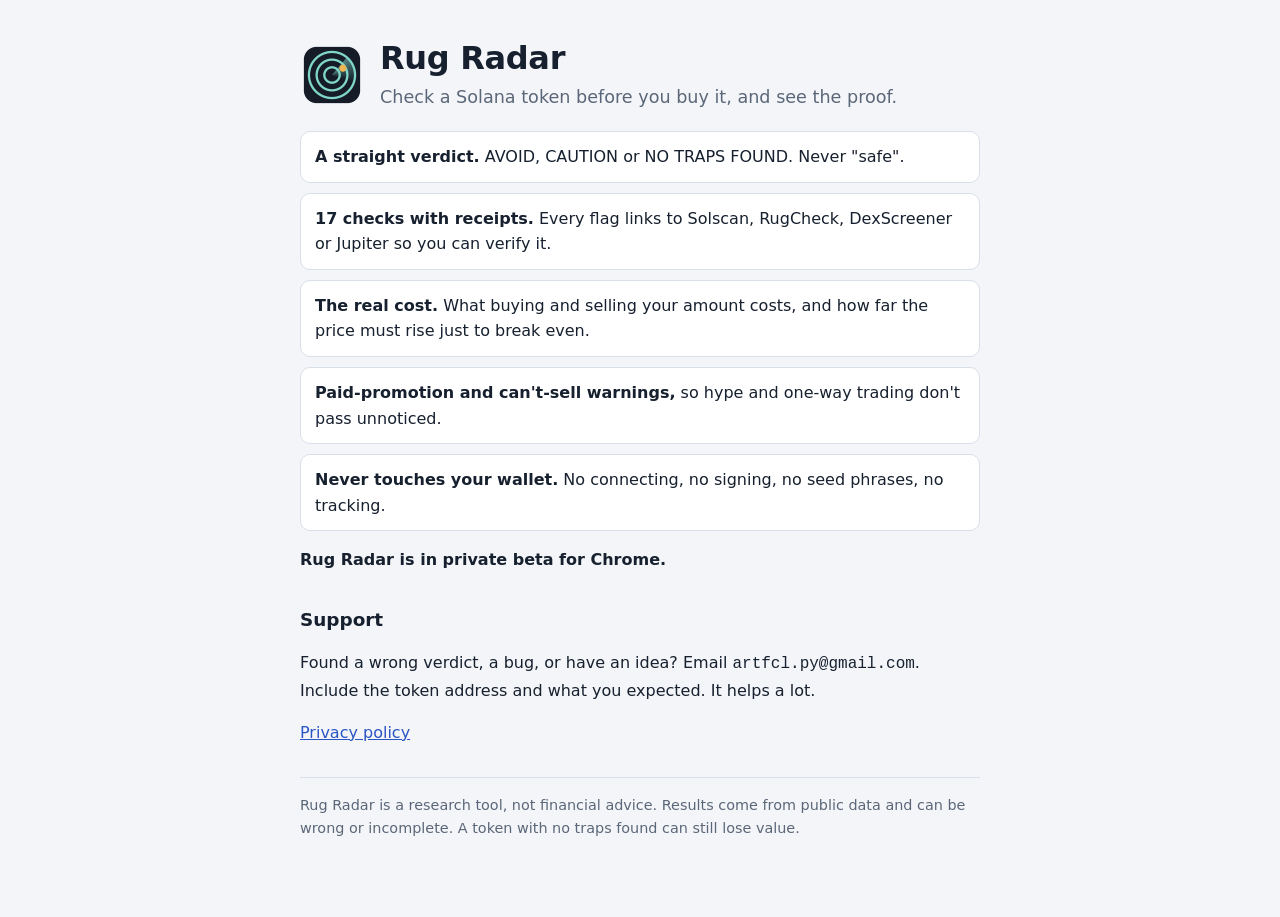
<file: index.html>
<!doctype html>
<html lang="en">
<head>
<meta charset="utf-8">
<meta name="viewport" content="width=device-width, initial-scale=1">
<title>Rug Radar</title>
<meta name="description" content="Check a Solana token before you buy: traps with proof, the real cost in and out, and paid promotion. Never touches your wallet.">
<link rel="icon" href="icon128.png">
<link rel="stylesheet" href="style.css">
</head>
<body>
<main class="doc">
  <div class="hero">
    <img src="icon128.png" alt="" width="64" height="64">
    <div>
      <h1>Rug Radar</h1>
      <p class="lede">Check a Solana token before you buy it, and see the proof.</p>
    </div>
  </div>

  <ul class="points">
    <li><strong>A straight verdict.</strong> AVOID, CAUTION or NO TRAPS FOUND. Never "safe".</li>
    <li><strong>17 checks with receipts.</strong> Every flag links to Solscan, RugCheck, DexScreener or Jupiter so you can verify it.</li>
    <li><strong>The real cost.</strong> What buying and selling your amount costs, and how far the price must rise just to break even.</li>
    <li><strong>Paid-promotion and can't-sell warnings,</strong> so hype and one-way trading don't pass unnoticed.</li>
    <li><strong>Never touches your wallet.</strong> No connecting, no signing, no seed phrases, no tracking.</li>
  </ul>

  <p class="status">Rug Radar is in private beta for Chrome.</p>

  <h2 id="support">Support</h2>
  <p>Found a wrong verdict, a bug, or have an idea? Email <span class="email">artfcl.py@gmail.com</span>. Include the token address and what you expected. It helps a lot.</p>

  <p class="links"><a href="privacy.html">Privacy policy</a></p>
  <p class="fine">Rug Radar is a research tool, not financial advice. Results come from public data and can be wrong or incomplete. A token with no traps found can still lose value.</p>
</main>
</body>
</html>
</file>
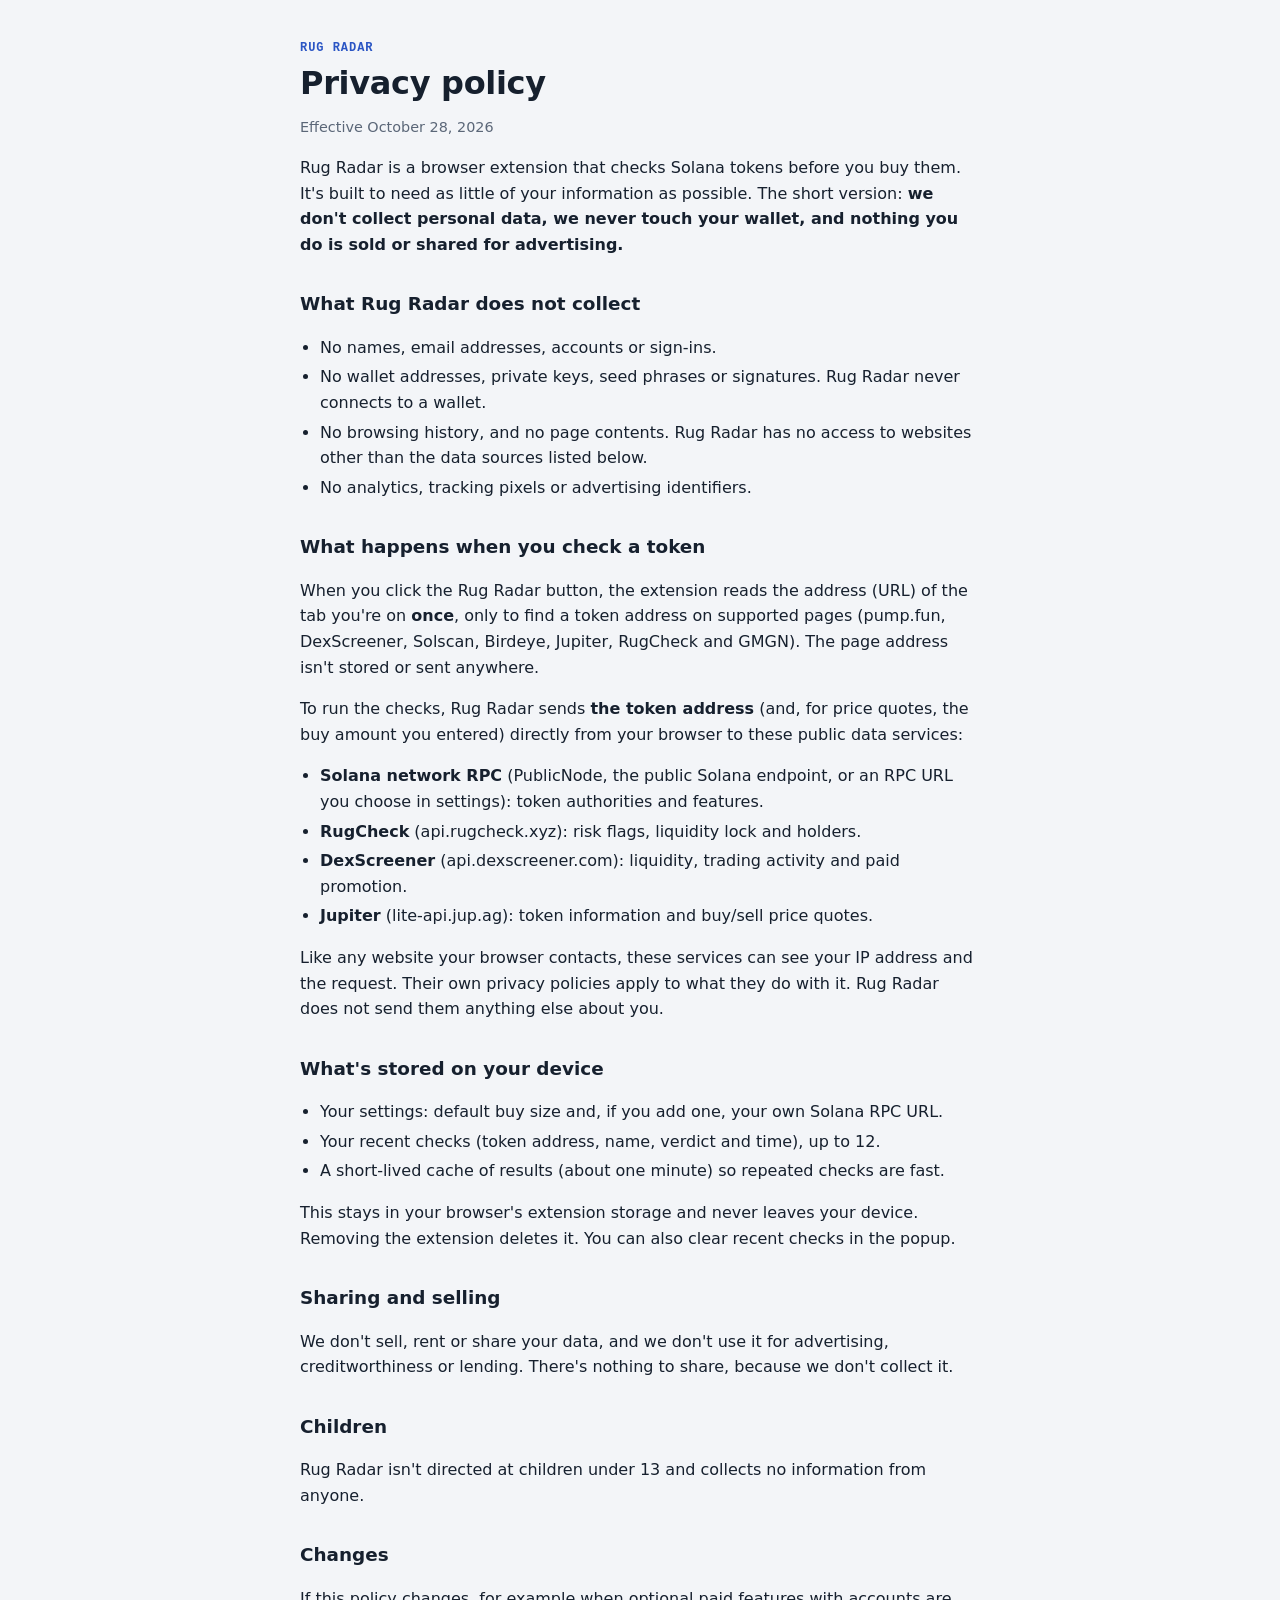
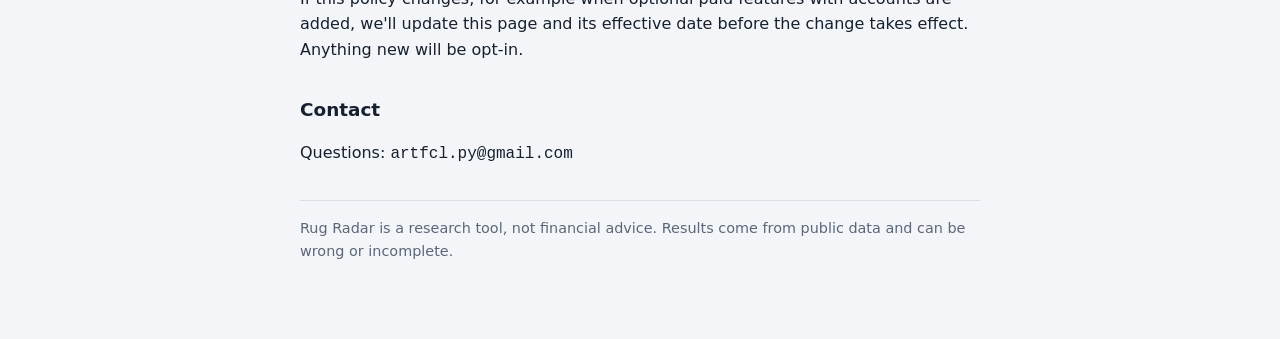
<file: privacy.html>
<!doctype html>
<html lang="en">
<head>
<meta charset="utf-8">
<meta name="viewport" content="width=device-width, initial-scale=1">
<title>Rug Radar privacy policy</title>
<link rel="stylesheet" href="style.css">
</head>
<body>
<main class="doc">
  <p class="kicker"><a href="./">Rug Radar</a></p>
  <h1>Privacy policy</h1>
  <p class="meta">Effective October 28, 2026</p>

  <p>Rug Radar is a browser extension that checks Solana tokens before you buy them. It's built to need as little of your information as possible. The short version: <strong>we don't collect personal data, we never touch your wallet, and nothing you do is sold or shared for advertising.</strong></p>

  <h2>What Rug Radar does not collect</h2>
  <ul>
    <li>No names, email addresses, accounts or sign-ins.</li>
    <li>No wallet addresses, private keys, seed phrases or signatures. Rug Radar never connects to a wallet.</li>
    <li>No browsing history, and no page contents. Rug Radar has no access to websites other than the data sources listed below.</li>
    <li>No analytics, tracking pixels or advertising identifiers.</li>
  </ul>

  <h2>What happens when you check a token</h2>
  <p>When you click the Rug Radar button, the extension reads the address (URL) of the tab you're on <strong>once</strong>, only to find a token address on supported pages (pump.fun, DexScreener, Solscan, Birdeye, Jupiter, RugCheck and GMGN). The page address isn't stored or sent anywhere.</p>
  <p>To run the checks, Rug Radar sends <strong>the token address</strong> (and, for price quotes, the buy amount you entered) directly from your browser to these public data services:</p>
  <ul>
    <li><strong>Solana network RPC</strong> (PublicNode, the public Solana endpoint, or an RPC URL you choose in settings): token authorities and features.</li>
    <li><strong>RugCheck</strong> (api.rugcheck.xyz): risk flags, liquidity lock and holders.</li>
    <li><strong>DexScreener</strong> (api.dexscreener.com): liquidity, trading activity and paid promotion.</li>
    <li><strong>Jupiter</strong> (lite-api.jup.ag): token information and buy/sell price quotes.</li>
  </ul>
  <p>Like any website your browser contacts, these services can see your IP address and the request. Their own privacy policies apply to what they do with it. Rug Radar does not send them anything else about you.</p>

  <h2>What's stored on your device</h2>
  <ul>
    <li>Your settings: default buy size and, if you add one, your own Solana RPC URL.</li>
    <li>Your recent checks (token address, name, verdict and time), up to 12.</li>
    <li>A short-lived cache of results (about one minute) so repeated checks are fast.</li>
  </ul>
  <p>This stays in your browser's extension storage and never leaves your device. Removing the extension deletes it. You can also clear recent checks in the popup.</p>

  <h2>Sharing and selling</h2>
  <p>We don't sell, rent or share your data, and we don't use it for advertising, creditworthiness or lending. There's nothing to share, because we don't collect it.</p>

  <h2>Children</h2>
  <p>Rug Radar isn't directed at children under 13 and collects no information from anyone.</p>

  <h2>Changes</h2>
  <p>If this policy changes, for example when optional paid features with accounts are added, we'll update this page and its effective date before the change takes effect. Anything new will be opt-in.</p>

  <h2 id="contact">Contact</h2>
  <p>Questions: <span class="email">artfcl.py@gmail.com</span></p>

  <p class="fine">Rug Radar is a research tool, not financial advice. Results come from public data and can be wrong or incomplete.</p>
</main>
</body>
</html>
</file>
<file: style.css>
:root {
  --bg: #f3f5f8; --panel: #ffffff; --ink: #16202e; --muted: #5b6778; --line: #d9dfe8; --accent: #2a55c4;
  color-scheme: light;
}
@media (prefers-color-scheme: dark) {
  :root { --bg: #151c27; --panel: #1e2735; --ink: #edf1f7; --muted: #a9b4c5; --line: #344156; --accent: #8eaeff; color-scheme: dark; }
}
* { box-sizing: border-box; }
body {
  margin: 0; background: var(--bg); color: var(--ink);
  font: 16px/1.6 -apple-system, "Segoe UI", system-ui, sans-serif;
  padding: 40px max(16px, env(safe-area-inset-left, 0px)) 64px max(16px, env(safe-area-inset-right, 0px));
}
.doc { max-width: 680px; margin: 0 auto; }
h1 { font-size: 2rem; line-height: 1.15; margin: 0 0 6px; letter-spacing: -0.01em; text-wrap: balance; }
h2 { font-size: 1.15rem; margin: 32px 0 8px; }
a { color: var(--accent); }
ul { padding-left: 20px; }
li { margin: 4px 0; }
.kicker { font: 600 12px/1.4 ui-monospace, Menlo, monospace; letter-spacing: 0.08em; text-transform: uppercase; margin: 0 0 8px; }
.kicker a { text-decoration: none; }
.meta, .fine { color: var(--muted); font-size: 0.9rem; }
.fine { margin-top: 32px; border-top: 1px solid var(--line); padding-top: 16px; }
.hero { display: flex; gap: 16px; align-items: center; margin-bottom: 20px; }
.hero img { border-radius: 14px; flex: none; }
.lede { margin: 0; color: var(--muted); font-size: 1.1rem; }
.points { list-style: none; padding: 0; display: flex; flex-direction: column; gap: 10px; }
.points li { background: var(--panel); border: 1px solid var(--line); border-radius: 10px; padding: 12px 14px; margin: 0; }
.status { font-weight: 600; }
.email { font-family: ui-monospace, Menlo, monospace; }
</file>
